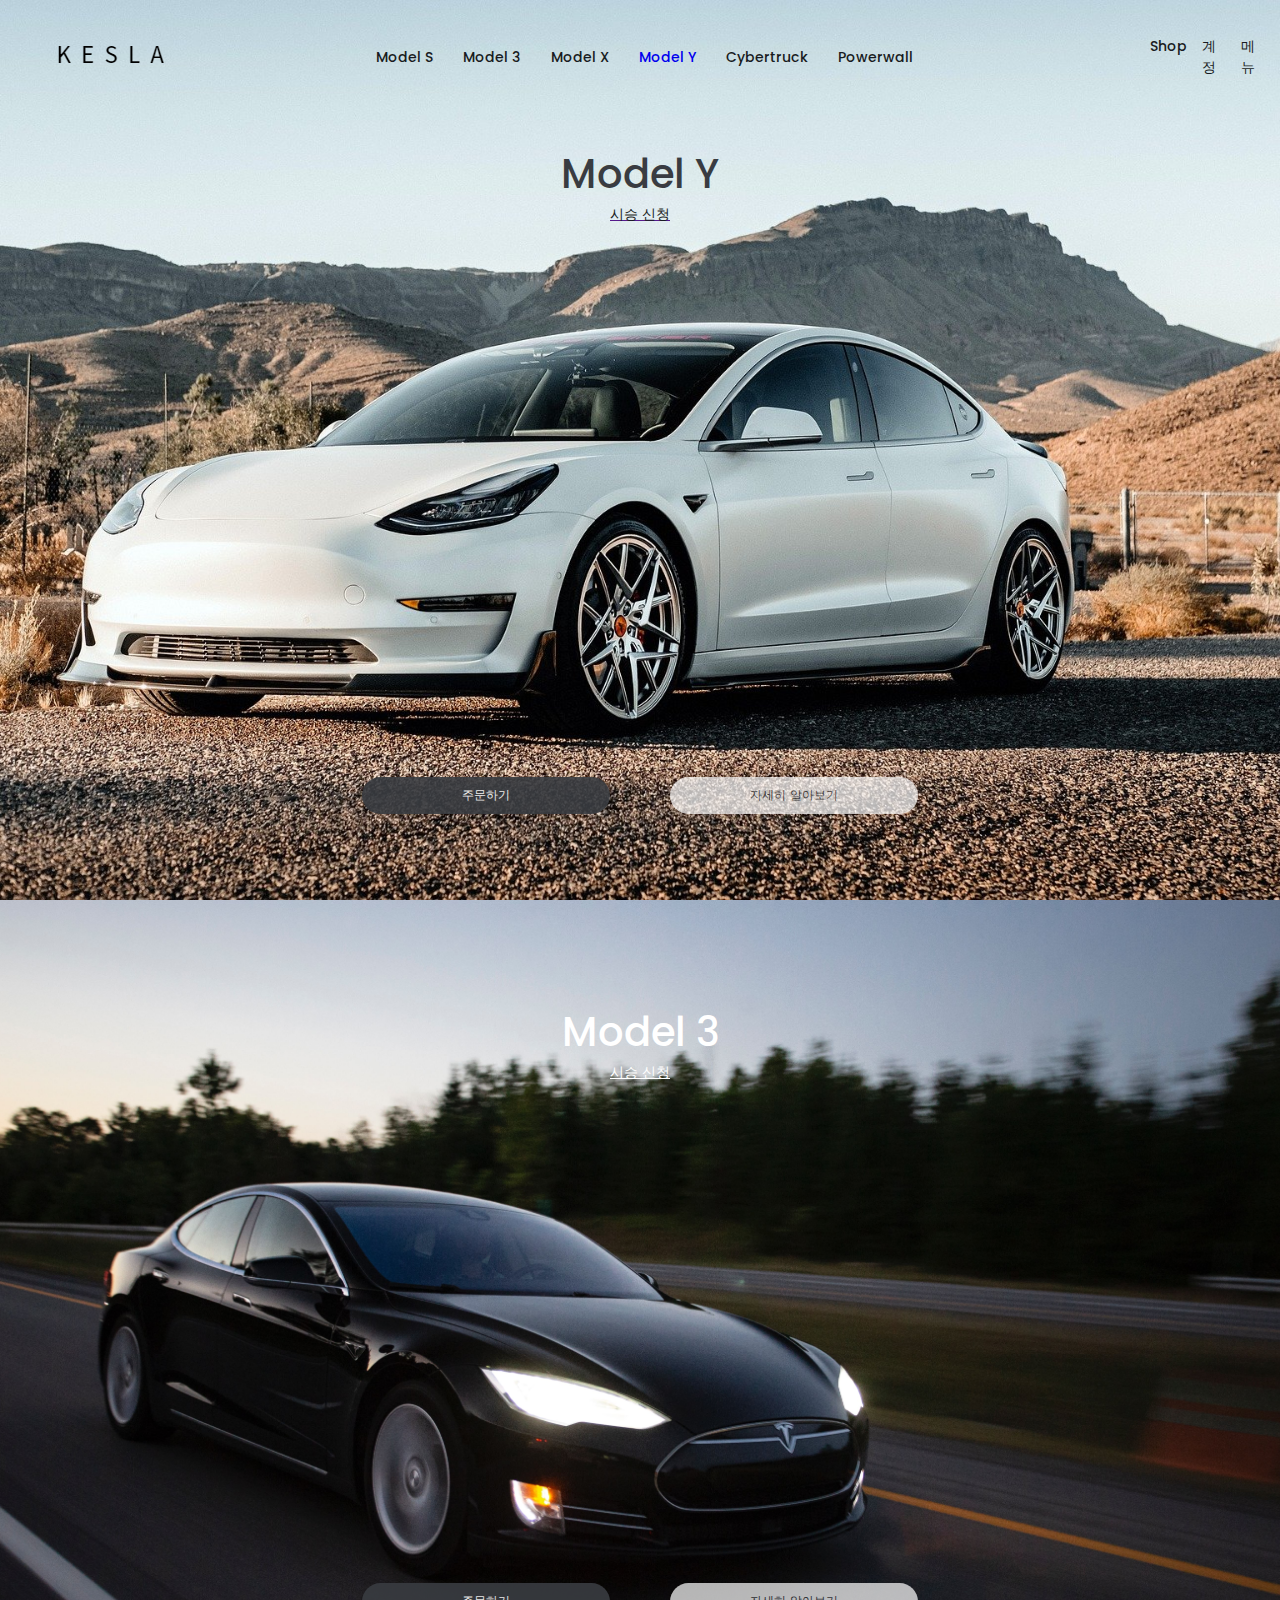
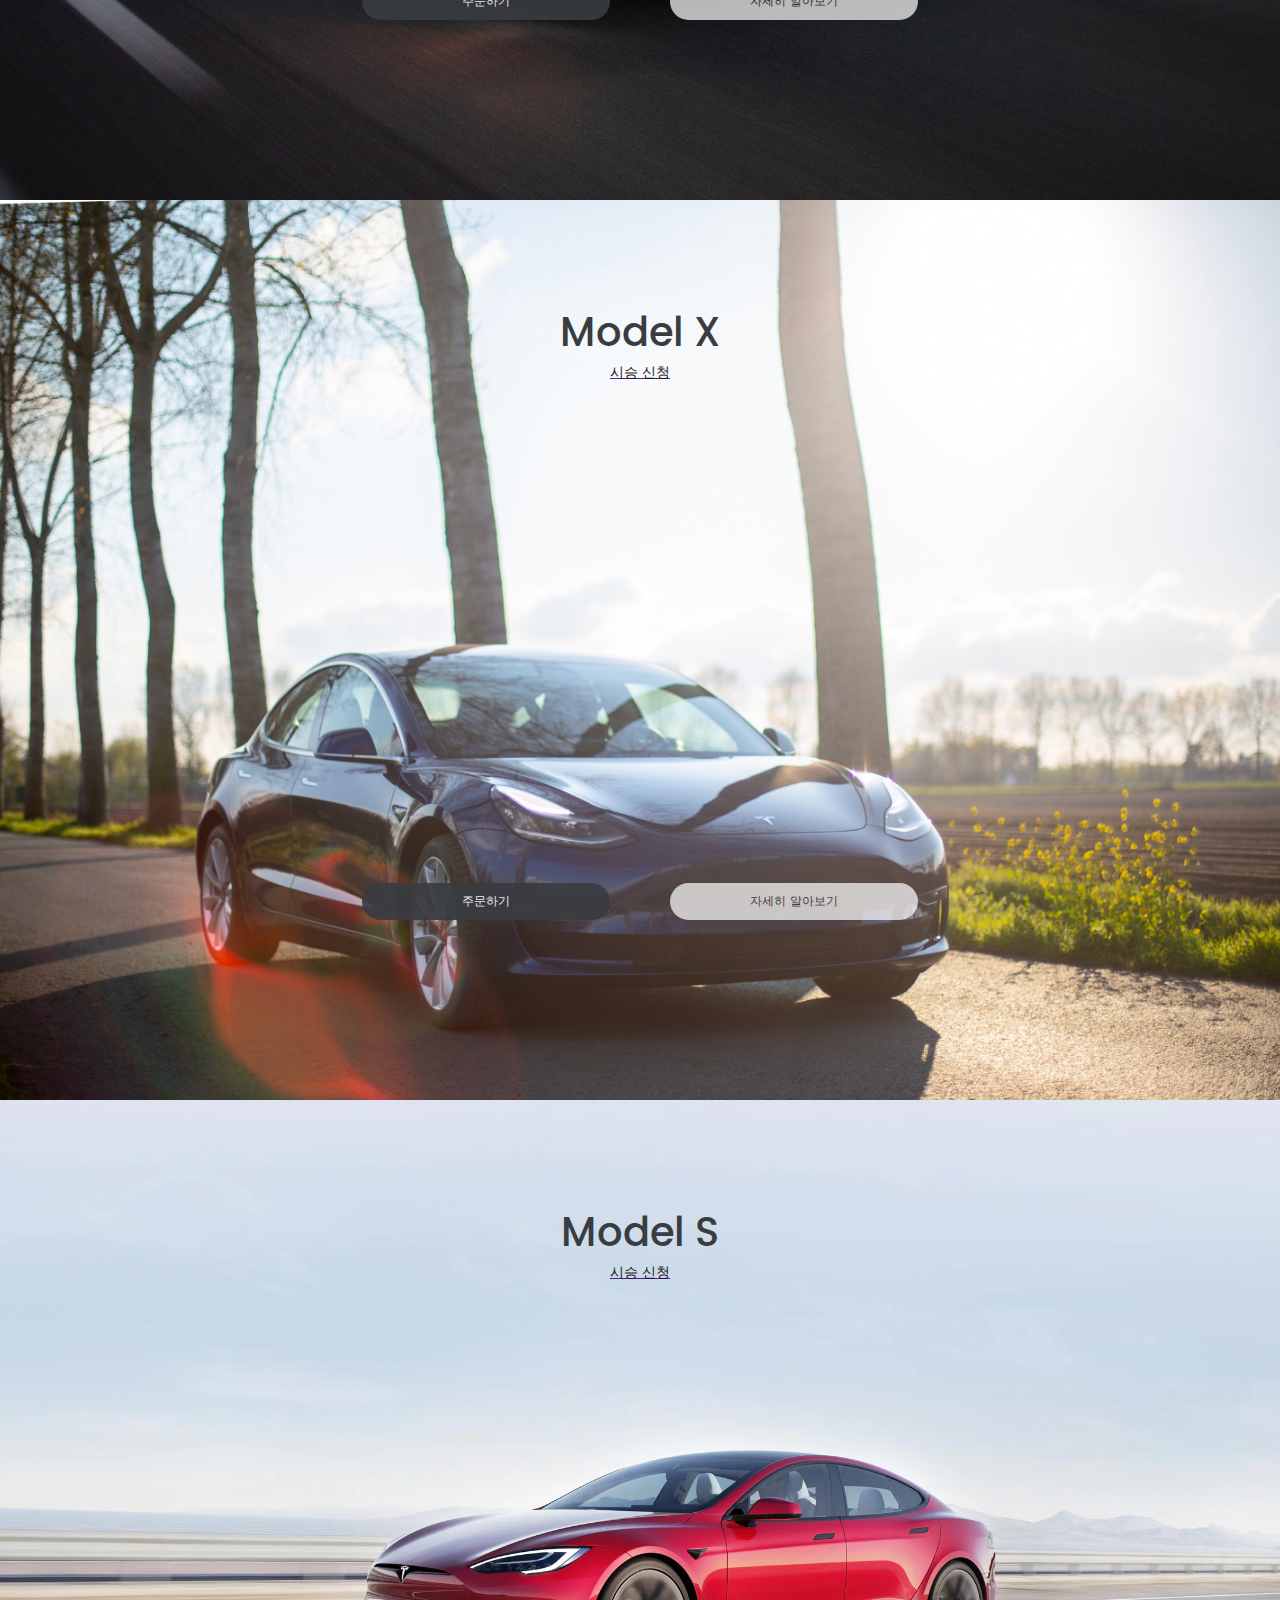
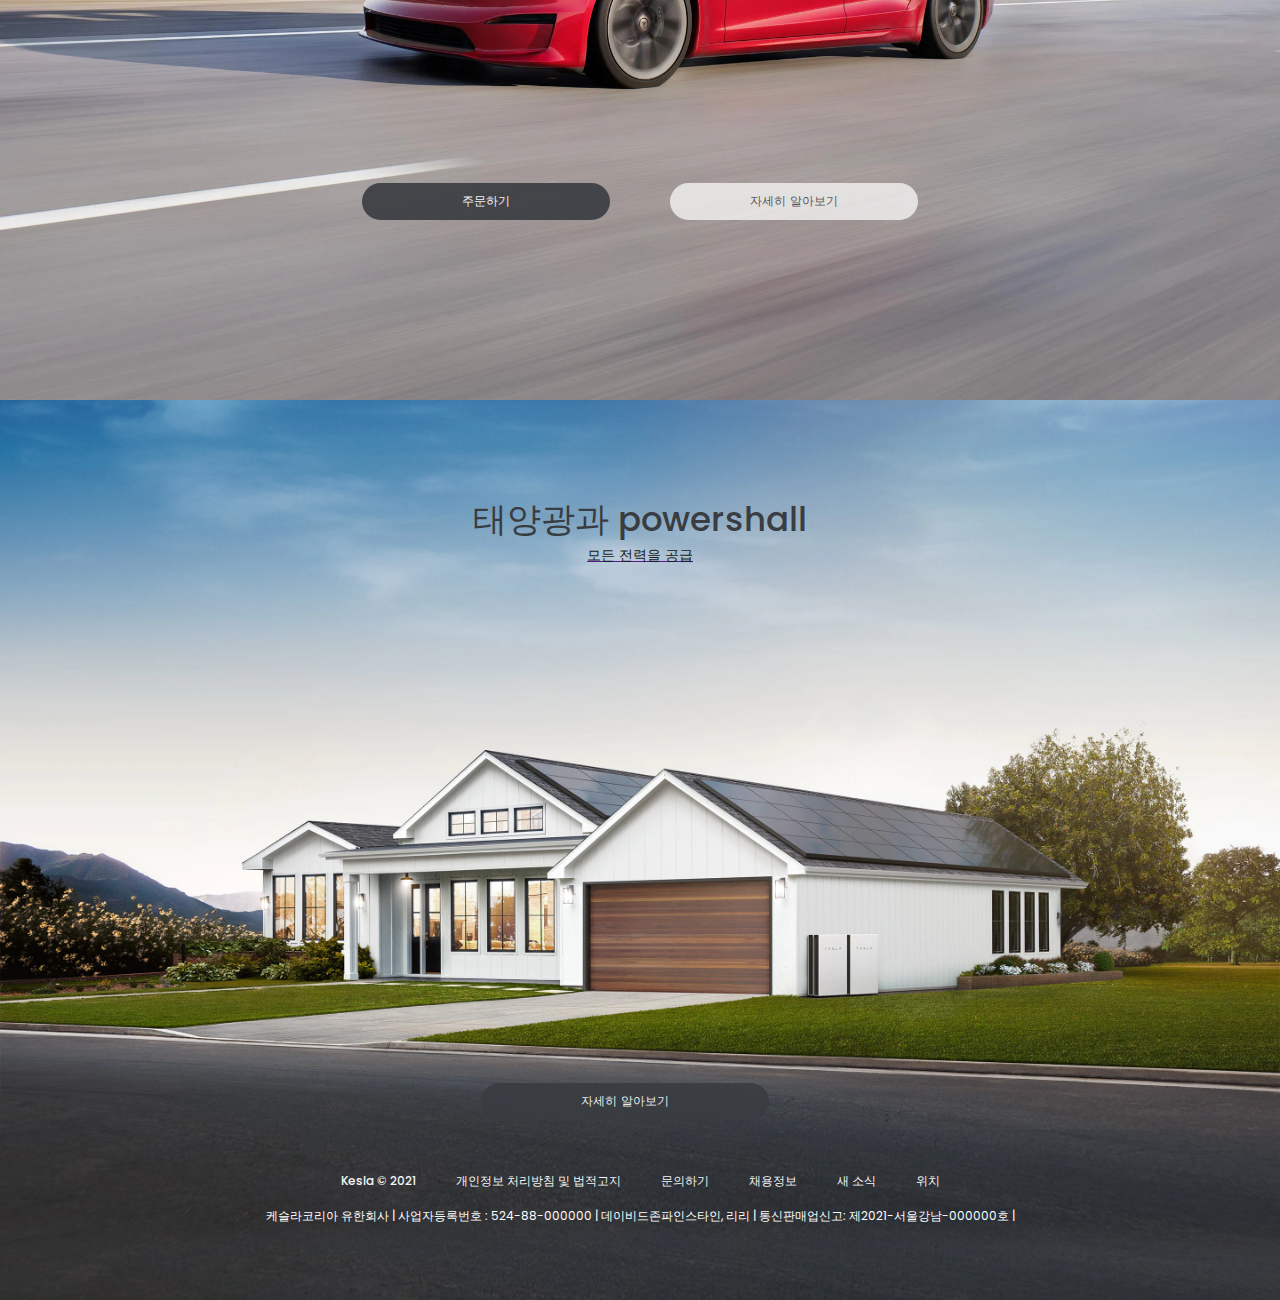
<file: index.html>
<!DOCTYPE html>
<html lang="ko">
  <head>
    <meta charset="UTF-8" />
    <title>kesla korea</title>
    <link rel="stylesheet" href="css/style.css" />
    <link href="https://fonts.googleapis.com/css2?family=Poppins:wght@400;500;700&display=swap" rel="stylesheet">
  </head>
  <body>
    
    <!--main section-->
    <section class="mainpage-section" id="main_banner">
      
        <!--navbar-->
    <nav id="navbar" >
      <div id="logo">
        <a href="index.html"><img src="image/main/logo.png" alt="logo" id="logo_image" /></a>
      </div>
      <div id="menu_item">
        <ul id="menu">
          <li class="menu_items">Model S</li>
          <li class="menu_items">Model 3</li>
          <li class="menu_items">Model X</li>
          <li class="menu_items"><a href="model Y.html" class="menu-link">Model Y</a></li>
          <li class="menu_items">Cybertruck</li>
          <li class="menu_items">Powerwall</li>
        </ul>
      </div>
      <div id="shop_item">
        <ul id="shop">
          <li class="shop_items">Shop</li>
          <li class="shop_items">계정</li>
          <li class="shop_items">메뉴</li>
        </ul>
      </div>
    </nav>
    <div class="maingpage-content">
      <div>
        <h1 class="mainpage-title">Model Y</h1>
        <a href=""><h4 class="mainpage-subtitle">시승 신청</h4></a>
      </div>
    <div class="maingpage-button">
      <button type="button" class="mainpage-button1" onclick="window.open('https://www.naver.com/');">주문하기</button>
      <button type="button" class="maingpage-button2" onclick="window.open('https://www.naver.com/');">자세히 알아보기</button>
    </div>
  </div>
    </section>

    <!--second _banner-->
    <section class="mainpage-section" id="second_banner">
      <div id="main_banner-overlay"></div>
      <div class="maingpage-content">
        <div>
          <h1 class="mainpage-title maintitle">Model 3</h1>
          <a href=""><h4 class="mainpage-subtitle subtitle2">시승 신청</h4></a>
        </div>
      <div class="maingpage-button">
        <button type="button" class="mainpage-button1" onclick="window.open('https://www.naver.com/');">주문하기</button>
        <button type="button" class="maingpage-button2" onclick="window.open('https://www.naver.com/');">자세히 알아보기</button>
      </div>
    </div>
    </section>

    <!--third_banner-->
    <section class="mainpage-section" id="third_banner">
      <div class="maingpage-content content2">
        <div>
          <h1 class="mainpage-title maintitle">Model X</h1>
          <a href=""><h4 class="mainpage-subtitle">시승 신청</h4></a>
        </div>
      <div class="maingpage-button">
        <button type="button" class="mainpage-button1" onclick="window.open('https://www.naver.com/');">주문하기</button>
        <button type="button" class="maingpage-button2" onclick="window.open('https://www.naver.com/');">자세히 알아보기</button>
      </div>
    </div>
    </section>

    <!--forth_banner-->
    <section class="mainpage-section" id="forth_banner">
      <div class="maingpage-content">
        <div>
          <h1 class="mainpage-title maintitle">Model S</h1>
          <a href=""><h4 class="mainpage-subtitle">시승 신청</h4></a>
        </div>
      <div class="maingpage-button">
        <button type="button" class="mainpage-button1" onclick="window.open('https://www.naver.com/');">주문하기</button>
        <button type="button" class="maingpage-button2" onclick="window.open('https://www.naver.com/');">자세히 알아보기</button>
      </div>
    </div>
    </section>

    <!--last_banner-->
    <section class="mainpage-section" id="last_banner"><div class="maingpage-content">
      <div>
        <h1 class="mainpage-title mainpage-title_last">태양광과 powershall</h1>
        <a href=""><h4 class="mainpage-subtitle">모든 전력을 공급</h4></a>
      </div>
    <div class="maingpage-button">
      <button type="button" class="mainpage-button1" onclick="window.open('https://www.naver.com/');">자세히 알아보기</button>
    </div>
  </div>
  <footer class="footer">
    <ul class="footer-items">
      <li class="footer-item"><a href="#" class="footer-link">Kesla © 2021</a></li>
      <li class="footer-item"><a href="#" class="footer-link">개인정보 처리방침 및 법적고지</a></li>
      <li class="footer-item"><a href="#" class="footer-link">문의하기</a></li>
      <li class="footer-item"><a href="#" class="footer-link">채용정보</a></li>
      <li class="footer-item"><a href="#" class="footer-link">새 소식</a></li>
      <li class="footer-item"><a href="#" class="footer-link">위치</a></li>
    </ul>
    <p class="footer-info">
      케슬라코리아 유한회사 | 사업자등록번호 : 524-88-000000 | 데이비드존파인스타인, 리리 | 통신판매업신고: 제2021-서울강남-000000호 | 
    </p>
  </footer>
</section>
  </body>
</html>
</file>
<file: css/style.css>
@import "setup.css";
@import "mainpage.css";
@import "model_y.css";
</file>
